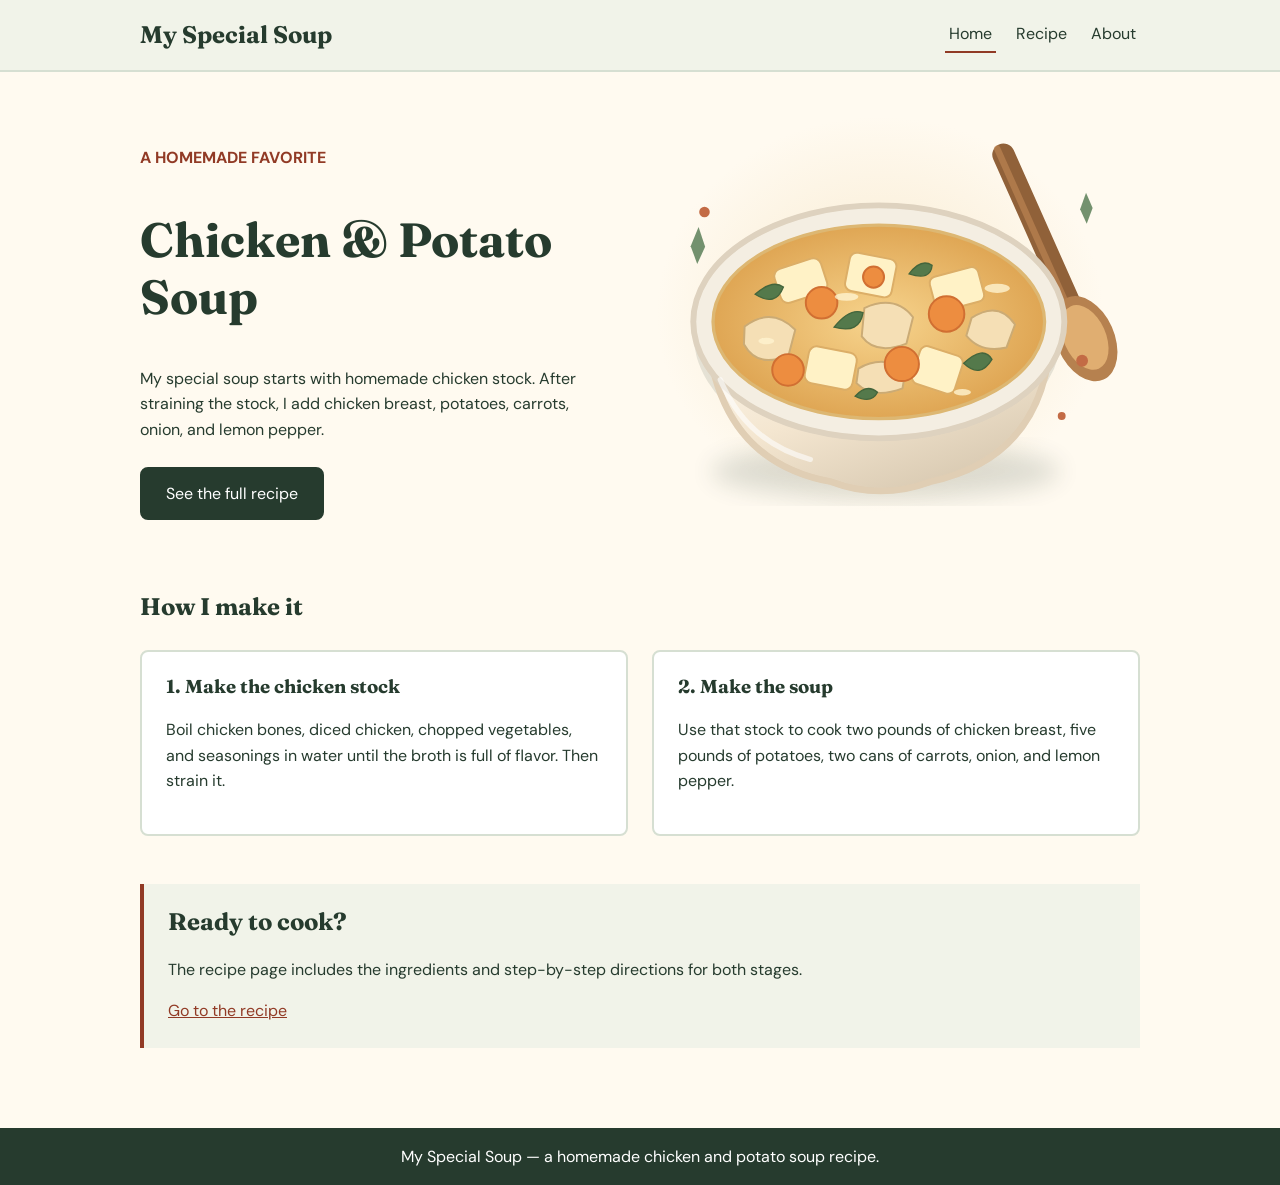
<file: index.html>
<!DOCTYPE html>
<html lang="en">
<head>
  <meta charset="UTF-8">
  <meta name="viewport" content="width=device-width, initial-scale=1">
  <title>Home | My Special Soup</title>
  <link rel="preconnect" href="https://fonts.googleapis.com">
  <link rel="preconnect" href="https://fonts.gstatic.com" crossorigin>
  <link href="https://fonts.googleapis.com/css2?family=DM+Sans:wght@400;600;700&family=Fraunces:wght@500;700&display=swap" rel="stylesheet">
  <link rel="stylesheet" href="styles.css">
</head>
<body>
<a class="skip-link" href="#main-content">Skip to main content</a>
<header>
  <div class="container header-row">
    <span class="site-name">My Special Soup</span>
    <nav aria-label="Main navigation">
      <a href="index.html" aria-current="page">Home</a>
      <a href="recipe.html">Recipe</a>
      <a href="about.html">About</a>
    </nav>
  </div>
</header>
<main id="main-content" class="container">
  <section class="intro">
    <div>
      <p class="small-title">A homemade favorite</p>
      <h1>Chicken &amp; Potato Soup</h1>
      <p>My special soup starts with homemade chicken stock. After straining the stock, I add chicken breast, potatoes, carrots, onion, and lemon pepper.</p>
      <a class="button" href="recipe.html">See the full recipe</a>
    </div>
    <img src="assets/soup-illustration.svg"
         alt="Illustration of a bowl of chicken and potato soup with carrots and herbs"
         width="760" height="670">
  </section>

  <section>
    <h2>How I make it</h2>
    <div class="columns">
      <article class="box">
        <h3>1. Make the chicken stock</h3>
        <p>Boil chicken bones, diced chicken, chopped vegetables, and seasonings in water until the broth is full of flavor. Then strain it.</p>
      </article>
      <article class="box">
        <h3>2. Make the soup</h3>
        <p>Use that stock to cook two pounds of chicken breast, five pounds of potatoes, two cans of carrots, onion, and lemon pepper.</p>
      </article>
    </div>
  </section>

  <section class="note">
    <h2>Ready to cook?</h2>
    <p>The recipe page includes the ingredients and step-by-step directions for both stages.</p>
    <a href="recipe.html">Go to the recipe</a>
  </section>
</main>
<footer>
  <div class="container">
    <p>My Special Soup — a homemade chicken and potato soup recipe.</p>
  </div>
</footer>
</body>
</html>
</file>
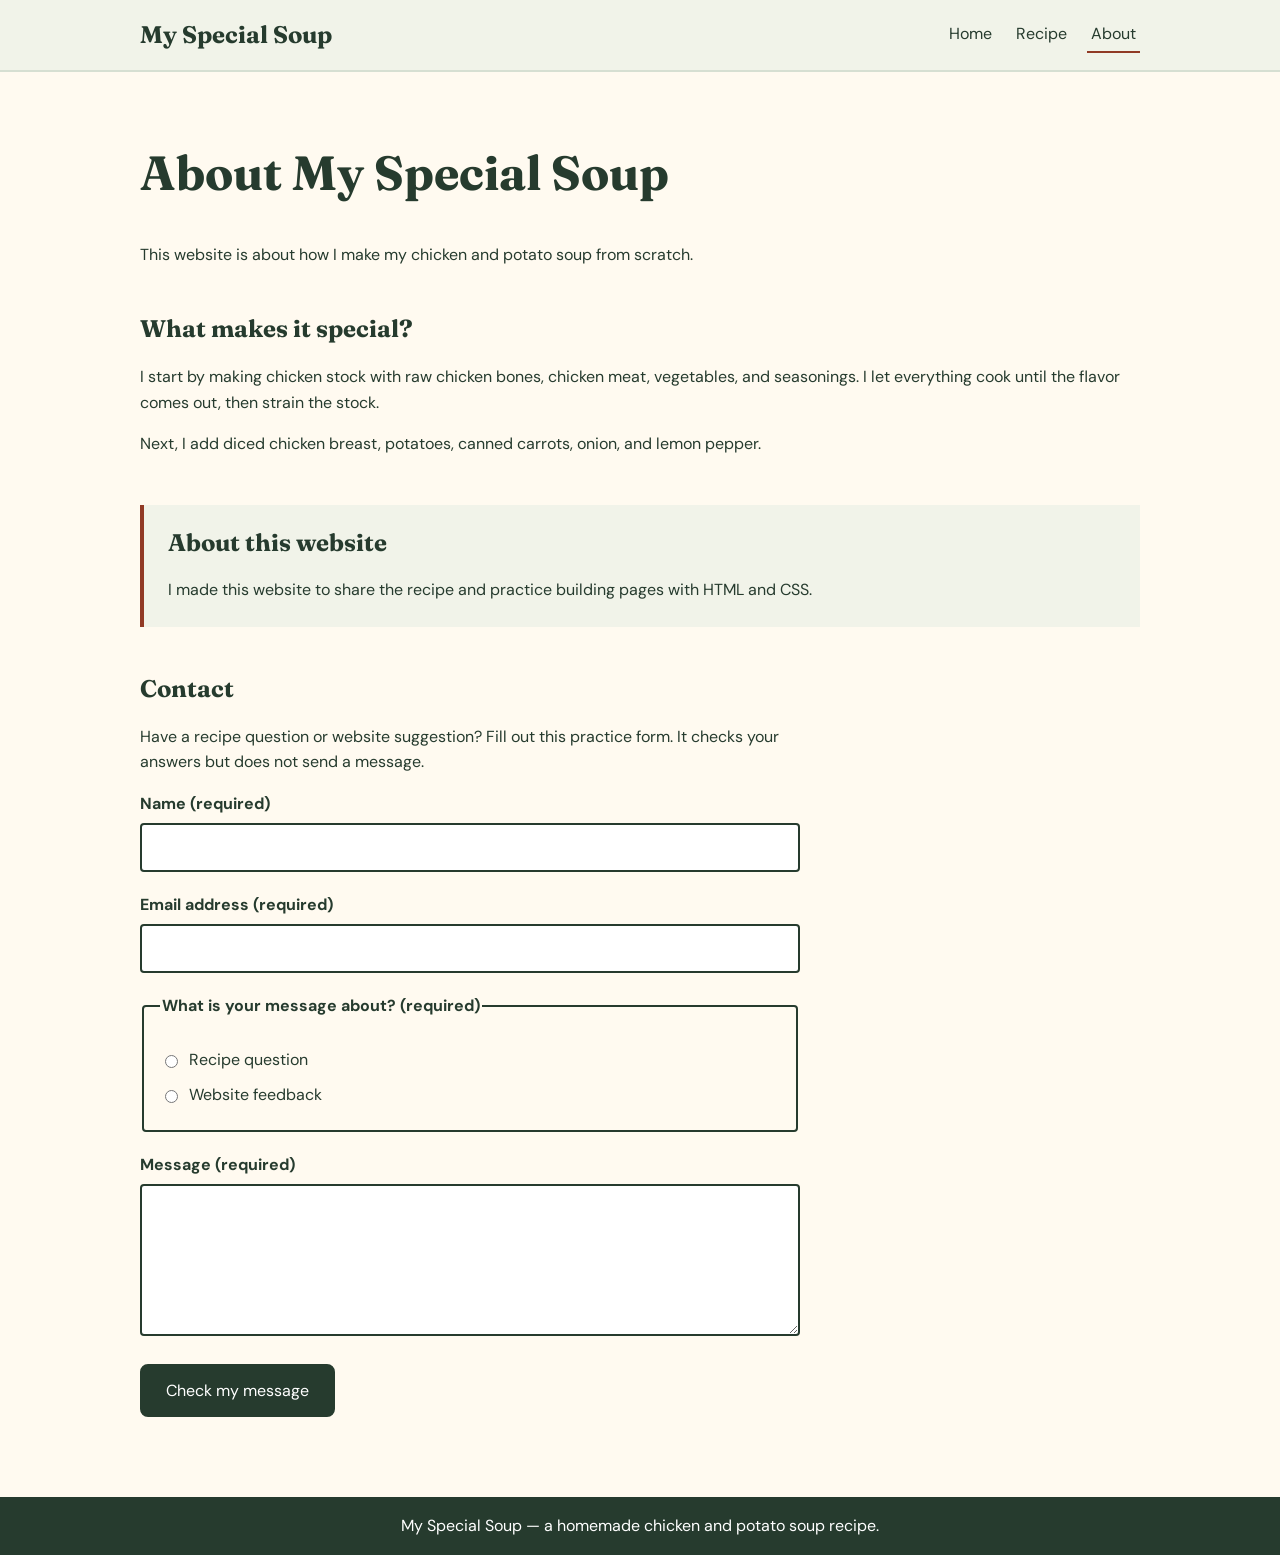
<file: about.html>
<!DOCTYPE html>
<html lang="en">
<head>
  <meta charset="UTF-8">
  <meta name="viewport" content="width=device-width, initial-scale=1">
  <title>About | My Special Soup</title>
  <link rel="preconnect" href="https://fonts.googleapis.com">
  <link rel="preconnect" href="https://fonts.gstatic.com" crossorigin>
  <link href="https://fonts.googleapis.com/css2?family=DM+Sans:wght@400;600;700&family=Fraunces:wght@500;700&display=swap" rel="stylesheet">
  <link rel="stylesheet" href="styles.css">
  <script src="contact.js?v=20261115" defer></script>
</head>
<body>
<a class="skip-link" href="#main-content">Skip to main content</a>
<header>
  <div class="container header-row">
    <span class="site-name">My Special Soup</span>
    <nav aria-label="Main navigation">
      <a href="index.html">Home</a>
      <a href="recipe.html">Recipe</a>
      <a href="about.html" aria-current="page">About</a>
    </nav>
  </div>
</header>
<main id="main-content" class="container">
  <section class="page-intro">
    <h1>About My Special Soup</h1>
    <p>This website is about how I make my chicken and potato soup from scratch.</p>
  </section>

  <section>
    <h2>What makes it special?</h2>
    <p>I start by making chicken stock with raw chicken bones, chicken meat, vegetables, and seasonings. I let everything cook until the flavor comes out, then strain the stock.</p>
    <p>Next, I add diced chicken breast, potatoes, canned carrots, onion, and lemon pepper.</p>
  </section>

  <section class="note">
    <h2>About this website</h2>
    <p>I made this website to share the recipe and practice building pages with HTML and CSS.</p>
  
  </section>

  <section class="contact-section" aria-labelledby="contact-heading">
    <h2 id="contact-heading">Contact</h2>
    <p>Have a recipe question or website suggestion? Fill out this practice form. It checks your answers but does not send a message.</p>
    <form id="contact-form" novalidate>
      <div id="form-feedback" class="form-feedback" role="alert" hidden></div>

      <div class="form-field">
        <label for="contact-name">Name (required)</label>
        <input id="contact-name" name="name" type="text" autocomplete="name" required aria-describedby="name-error">
        <p id="name-error" class="field-error" hidden></p>
      </div>

      <div class="form-field">
        <label for="contact-email">Email address (required)</label>
        <input id="contact-email" name="email" type="email" autocomplete="email" required aria-describedby="email-error">
        <p id="email-error" class="field-error" hidden></p>
      </div>

      <fieldset class="form-fieldset" aria-describedby="topic-error">
        <legend>What is your message about? (required)</legend>
        <label class="radio-option" for="topic-recipe"><input id="topic-recipe" type="radio" name="topic" value="recipe" required> Recipe question</label>
        <label class="radio-option" for="topic-website"><input id="topic-website" type="radio" name="topic" value="website"> Website feedback</label>
        <p id="topic-error" class="field-error" hidden></p>
      </fieldset>

      <div class="form-field">
        <label for="contact-message">Message (required)</label>
        <textarea id="contact-message" name="message" rows="5" required aria-describedby="message-error"></textarea>
        <p id="message-error" class="field-error" hidden></p>
      </div>

      <button class="button" type="submit">Check my message</button>
      <p id="form-success" class="form-success" role="status" tabindex="-1" hidden></p>
    </form>
  </section>
</main>
<footer>
  <div class="container">
    <p>My Special Soup — a homemade chicken and potato soup recipe.</p>
  </div>
</footer>
</body>
</html>
</file>
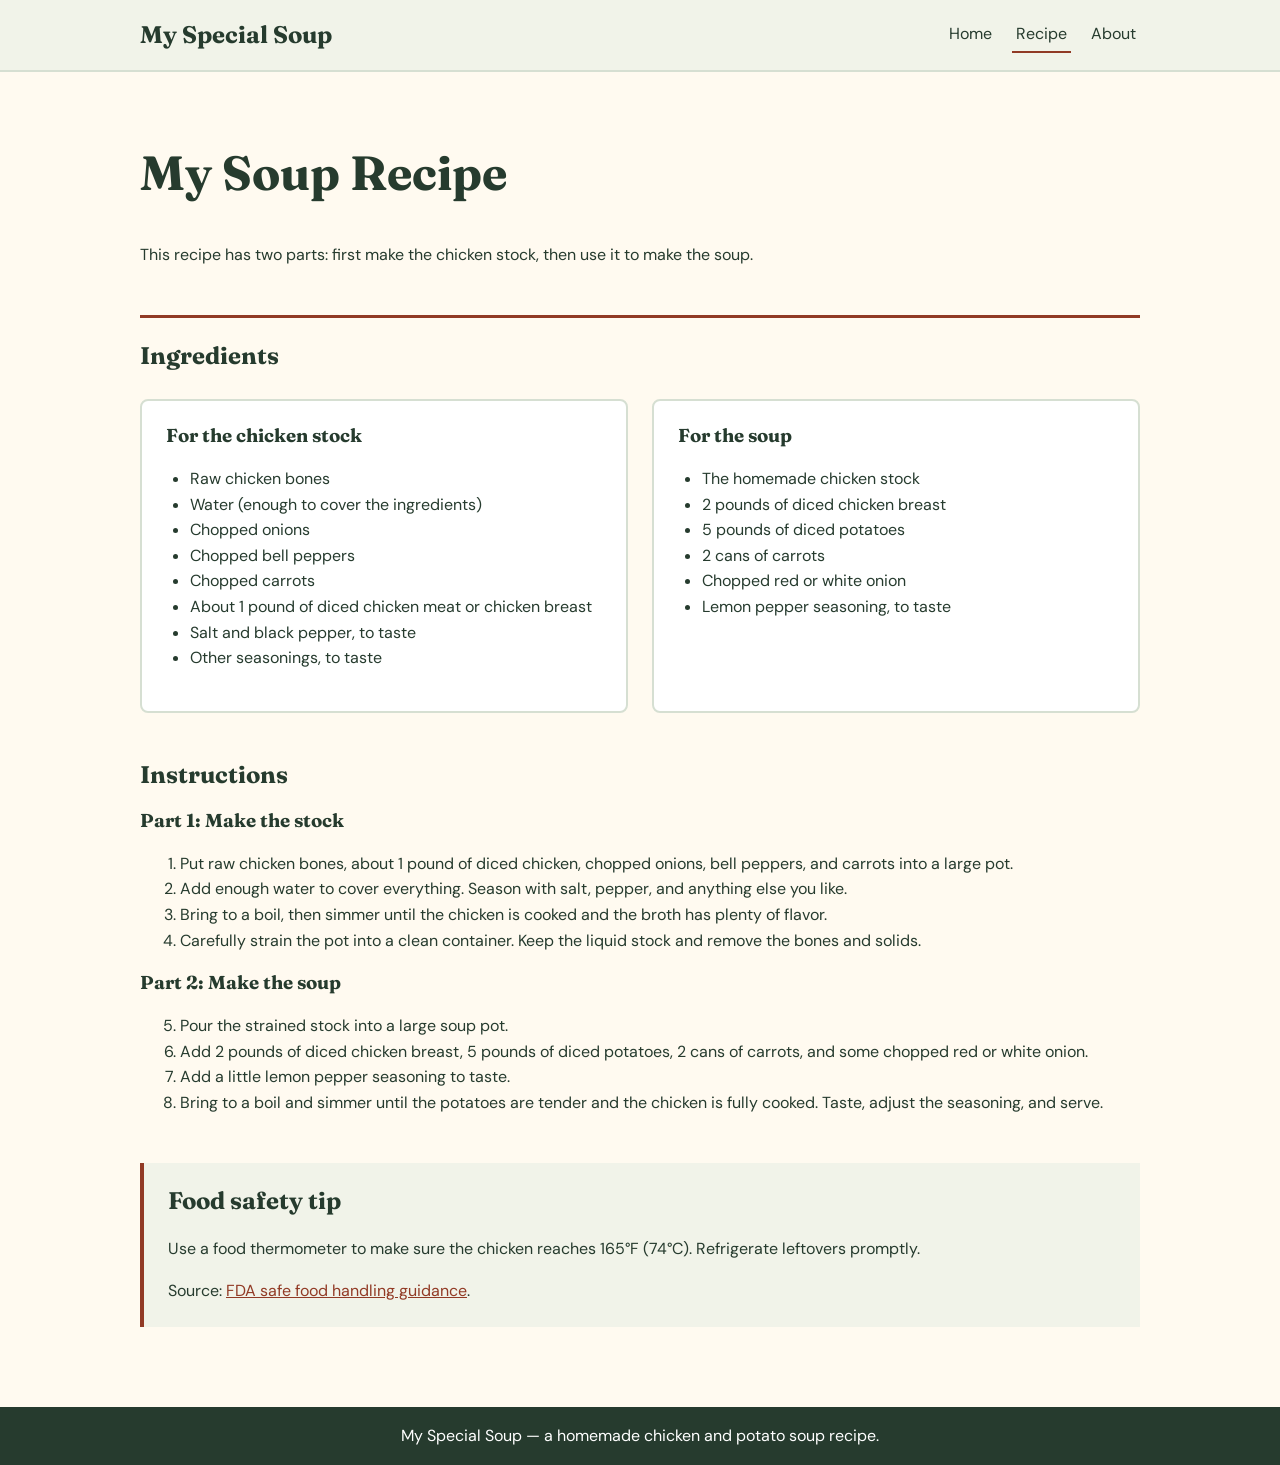
<file: recipe.html>
<!DOCTYPE html>
<html lang="en">
<head>
  <meta charset="UTF-8">
  <meta name="viewport" content="width=device-width, initial-scale=1">
  <title>Recipe | My Special Soup</title>
  <link rel="preconnect" href="https://fonts.googleapis.com">
  <link rel="preconnect" href="https://fonts.gstatic.com" crossorigin>
  <link href="https://fonts.googleapis.com/css2?family=DM+Sans:wght@400;600;700&family=Fraunces:wght@500;700&display=swap" rel="stylesheet">
  <link rel="stylesheet" href="styles.css">
</head>
<body>
<a class="skip-link" href="#main-content">Skip to main content</a>
<header>
  <div class="container header-row">
    <span class="site-name">My Special Soup</span>
    <nav aria-label="Main navigation">
      <a href="index.html">Home</a>
      <a href="recipe.html" aria-current="page">Recipe</a>
      <a href="about.html">About</a>
    </nav>
  </div>
</header>
<main id="main-content" class="container">
  <section class="page-intro">
    <h1>My Soup Recipe</h1>
    <p>This recipe has two parts: first make the chicken stock, then use it to make the soup.</p>
  </section>

  <section id="ingredients">
    <h2>Ingredients</h2>
    <div class="columns">
      <article class="box">
        <h3>For the chicken stock</h3>
        <ul>
          <li>Raw chicken bones</li>
          <li>Water (enough to cover the ingredients)</li>
          <li>Chopped onions</li>
          <li>Chopped bell peppers</li>
          <li>Chopped carrots</li>
          <li>About 1 pound of diced chicken meat or chicken breast</li>
          <li>Salt and black pepper, to taste</li>
          <li>Other seasonings, to taste</li>
        </ul>
      </article>
      <article class="box">
        <h3>For the soup</h3>
        <ul>
          <li>The homemade chicken stock</li>
          <li>2 pounds of diced chicken breast</li>
          <li>5 pounds of diced potatoes</li>
          <li>2 cans of carrots</li>
          <li>Chopped red or white onion</li>
          <li>Lemon pepper seasoning, to taste</li>
        </ul>
      </article>
    </div>
  </section>

  <section>
    <h2>Instructions</h2>
    <h3>Part 1: Make the stock</h3>
    <ol>
      <li>Put raw chicken bones, about 1 pound of diced chicken, chopped onions, bell peppers, and carrots into a large pot.</li>
      <li>Add enough water to cover everything. Season with salt, pepper, and anything else you like.</li>
      <li>Bring to a boil, then simmer until the chicken is cooked and the broth has plenty of flavor.</li>
      <li>Carefully strain the pot into a clean container. Keep the liquid stock and remove the bones and solids.</li>
    </ol>

    <h3>Part 2: Make the soup</h3>
    <ol start="5">
      <li>Pour the strained stock into a large soup pot.</li>
      <li>Add 2 pounds of diced chicken breast, 5 pounds of diced potatoes, 2 cans of carrots, and some chopped red or white onion.</li>
      <li>Add a little lemon pepper seasoning to taste.</li>
      <li>Bring to a boil and simmer until the potatoes are tender and the chicken is fully cooked. Taste, adjust the seasoning, and serve.</li>
    </ol>
  </section>

  <section class="note">
    <h2>Food safety tip</h2>
    <p>Use a food thermometer to make sure the chicken reaches 165°F (74°C). Refrigerate leftovers promptly.</p>
    <p>Source: <a href="https://www.fda.gov/food/buy-store-serve-safe-food/safe-food-handling">FDA safe food handling guidance</a>.</p>
  </section>
</main>
<footer>
  <div class="container">
    <p>My Special Soup — a homemade chicken and potato soup recipe.</p>
  </div>
</footer>
</body>
</html>
</file>
<file: styles.css>
/* Simple styles for My Special Soup */
/* Colors: dark green, cream, and warm orange */
/* Fonts: Fraunces for headings and DM Sans for text */

* {
  box-sizing: border-box;
}

body {
  margin: 0;
  background: #fffaf0;
  color: #263b2e;
  font-family: "DM Sans", Arial, sans-serif;
  line-height: 1.6;
}

h1, h2, h3 {
  font-family: "Fraunces", Georgia, serif;
  line-height: 1.2;
}

h1 {
  font-size: 3rem;
}

h2 {
  margin-top: 0;
}

p, li {
  font-size: 1rem;
}

a {
  color: #913a25;
}

a:focus-visible, button:focus-visible, input:focus-visible, textarea:focus-visible {
  outline: 3px solid #913a25;
  outline-offset: 4px;
}

.container {
  width: 90%;
  max-width: 1000px;
  margin: 0 auto;
}

header {
  padding: 16px 0;
  border-bottom: 2px solid #d6dfd2;
  background: #f1f3e9;
}

.header-row {
  display: flex;
  align-items: center;
  justify-content: space-between;
  gap: 16px;
}

.site-name {
  color: #263b2e;
  font-family: "Fraunces", Georgia, serif;
  font-size: 1.5rem;
  font-weight: bold;
  text-decoration: none;
}

nav {
  display: flex;
  flex-wrap: wrap;
  gap: 16px;
}

nav a {
  padding: 4px;
  color: #263b2e;
  text-decoration: none;
}

nav a:hover, nav a[aria-current="page"] {
  border-bottom: 2px solid #913a25;
}

main {
  padding: 32px 0;
}

section {
  margin-bottom: 48px;
}

.intro {
  display: flex;
  align-items: center;
  gap: 32px;
}

.intro > div, .intro > img {
  width: 50%;
}

.intro img {
  height: auto;
}

.small-title {
  color: #913a25;
  font-weight: bold;
  text-transform: uppercase;
}

.button {
  display: inline-block;
  margin-top: 8px;
  padding: 12px 24px;
  border: 2px solid #263b2e;
  border-radius: 8px;
  background: #263b2e;
  color: white;
  font-weight: bold;
  text-decoration: none;
}

.button:hover {
  background: #913a25;
  border-color: #913a25;
  color: white;
}

.columns {
  display: flex;
  gap: 24px;
}

.box {
  flex: 1;
  min-width: 0;
  margin-top: 8px;
  padding: 24px;
  border: 2px solid #d6dfd2;
  border-radius: 8px;
  background: white;
}

.box h3 {
  margin-top: 0;
}

.box ul {
  padding-left: 24px;
}

.page-intro {
  max-width: 700px;
}

#ingredients {
  padding-top: 24px;
  border-top: 3px solid #913a25;
}

.note {
  padding: 24px;
  border-left: 4px solid #913a25;
  background: #f1f3e9;
}

.note p:last-child {
  margin-bottom: 0;
}

footer {
  padding: 16px 0;
  background: #263b2e;
  color: white;
  text-align: center;
}

footer p {
  margin: 0;
}

.skip-link {
  position: absolute;
  top: -100px;
  left: 8px;
  padding: 8px;
  background: white;
  color: #263b2e;
}

.skip-link:focus {
  top: 8px;
}

/* Tablet: stack the two-column sections */
@media (max-width: 800px) {
  .intro, .columns {
    flex-direction: column;
  }

  .intro > div, .intro > img {
    width: 100%;
  }

  .intro img {
    max-width: 400px;
    margin: 0 auto;
  }
}

/* Small phones: smaller headings and vertical navigation */
@media (max-width: 480px) {
  h1 {
    font-size: 2.2rem;
  }

  .header-row {
    flex-direction: column;
    align-items: flex-start;
  }

  .box, .note {
    padding: 16px;
  }
}

/* Contact form: same colors and spacing as the other pages */
.contact-section {
  max-width: 660px;
}

.form-field, .form-fieldset {
  margin-bottom: 20px;
}

.form-field label, .form-fieldset legend {
  display: block;
  margin-bottom: 6px;
  font-weight: 700;
}

.form-field input, .form-field textarea {
  display: block;
  width: 100%;
  padding: 10px 12px;
  border: 2px solid #263b2e;
  border-radius: 4px;
  background: #ffffff;
  color: #263b2e;
  font: inherit;
}

.form-fieldset {
  border: 2px solid #263b2e;
  border-radius: 4px;
  padding: 12px 16px;
}

.radio-option {
  display: flex;
  align-items: center;
  gap: 8px;
  margin: 10px 0;
  font-weight: normal;
}

.radio-option input {
  accent-color: #913a25;
}

.button {
  font: inherit;
  cursor: pointer;
}

.field-error, .form-feedback {
  margin: 6px 0 0;
  color: #913a25;
  font-weight: 700;
}

.form-feedback {
  padding: 12px;
  border: 2px solid #913a25;
  margin-bottom: 18px;
}

.form-success {
  color: #263b2e;
  font-weight: 700;
}

[aria-invalid="true"] {
  border-color: #913a25 !important;
}

[hidden] {
  display: none !important;
}
</file>
